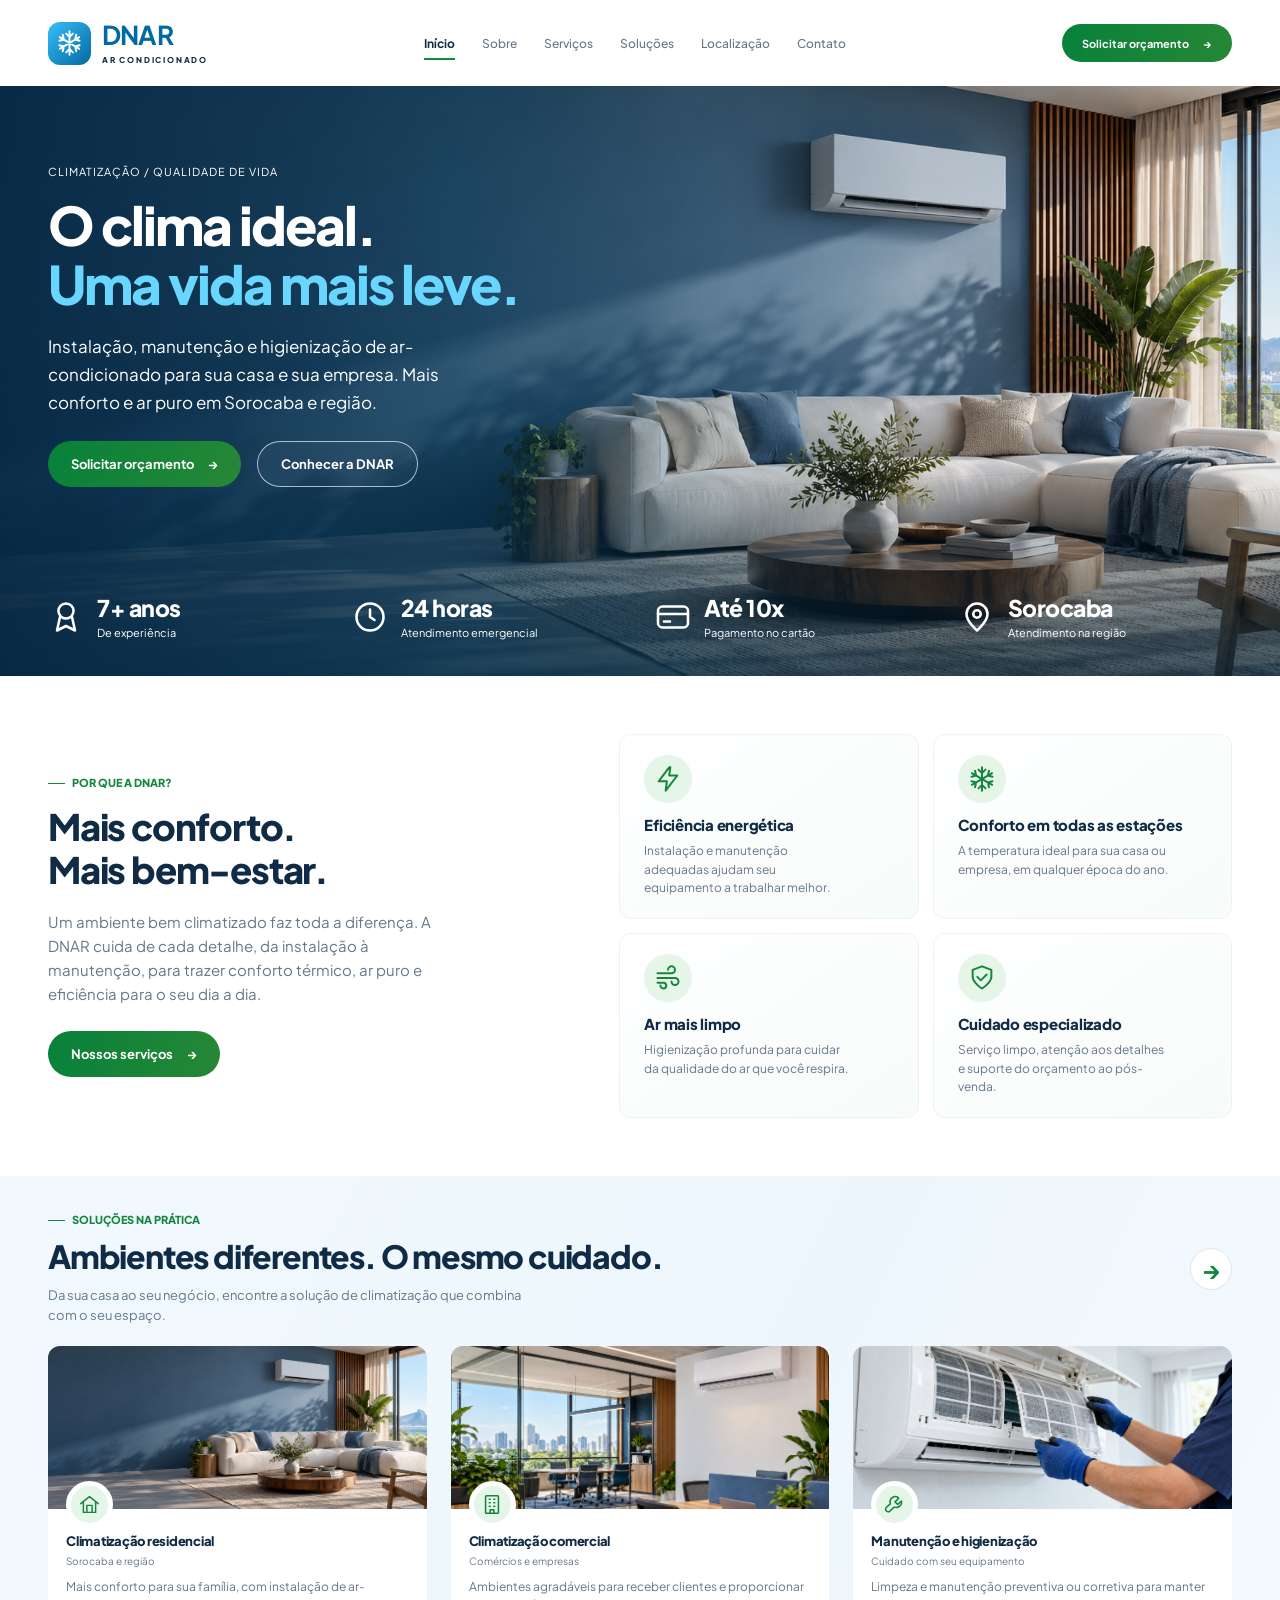
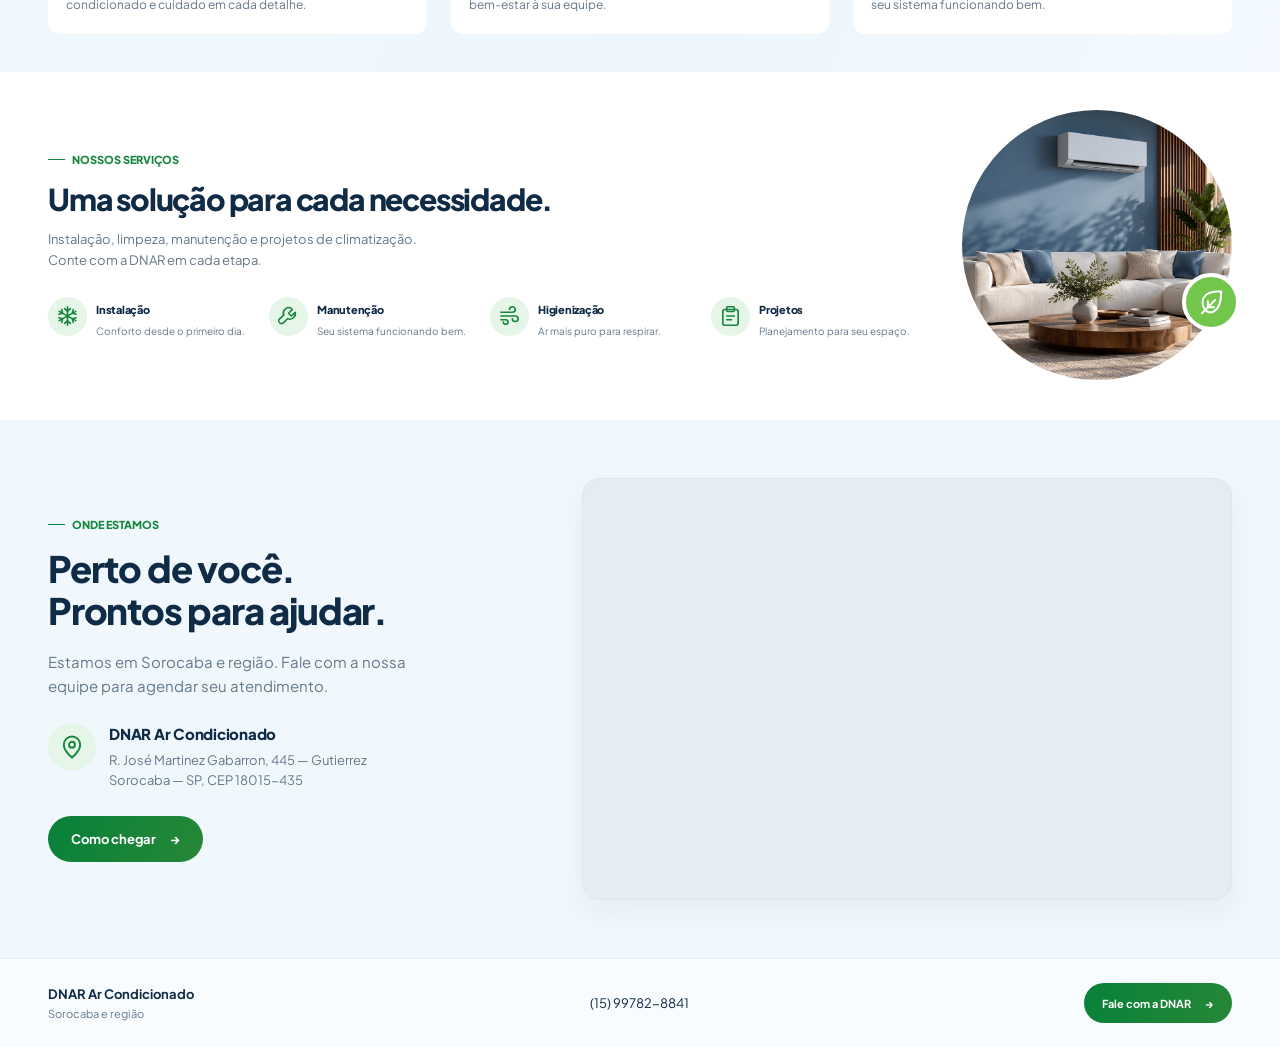
<file: design-systems/dnar-home/index.html>
﻿<!DOCTYPE html>
<html lang="pt-BR">
<head>
  <meta charset="UTF-8">
  <meta name="viewport" content="width=device-width, initial-scale=1.0">
  <meta name="description" content="DNAR Ar Condicionado: instalação, manutenção e higienização em Sorocaba e região. Solicite seu orçamento.">
  <meta name="theme-color" content="#0284c7">
  <title>DNAR Ar Condicionado | Conforto em cada ambiente</title>
  <link rel="preconnect" href="https://fonts.googleapis.com">
  <link rel="preconnect" href="https://fonts.gstatic.com" crossorigin>
  <link href="https://fonts.googleapis.com/css2?family=Plus+Jakarta+Sans:wght@400;500;600;700;800&display=swap" rel="stylesheet">
  <link rel="stylesheet" href="assets/styles.css">
  <script src="assets/app.js" defer></script>
</head>
<body>
  <a class="skip-link" href="#conteudo">Ir para o conteúdo</a>
  <header class="nav">
    <div class="container nav-inner">
      <a class="brand" href="#inicio" aria-label="DNAR Ar Condicionado, início"><span class="brand-symbol" aria-hidden="true"><img src="assets/icon-snowflake-white.svg" alt="" width="28" height="28"></span><span><strong>DNAR</strong><small>AR CONDICIONADO</small></span></a>
      <button class="menu-toggle" type="button" aria-expanded="false" aria-controls="navigation">Menu <span aria-hidden="true">☰</span></button>
      <nav class="navigation" id="navigation" aria-label="Navegação principal">
        <a class="btn nav-active" href="#inicio" aria-current="page">Início</a><a class="lnk" href="#sobre">Sobre</a><a class="lnk" href="#servicos">Serviços</a><a class="lnk" href="#solucoes">Soluções</a><a class="lnk" href="#localizacao">Localização</a><a class="lnk" href="#contato">Contato</a>
      </nav>
      <a class="btn2 nav-quote" href="https://wa.me/5515997828841?text=Ol%C3%A1%2C%20gostaria%20de%20solicitar%20um%20or%C3%A7amento." target="_blank" rel="noopener noreferrer">Solicitar orçamento <span aria-hidden="true">→</span></a>
    </div>
  </header>
  <main id="conteudo">
    <section class="hero" id="inicio" aria-labelledby="hero-title">
      <video class="hero-video" autoplay muted loop playsinline preload="metadata" poster="assets/hero-climatizacao.png" aria-hidden="true" tabindex="-1">
        <source src="assets/header.mp4" type="video/mp4">
      </video>
      <div class="container hero-inner">
        <div class="hero-copy">
          <p class="t3 hero-eyebrow">CLIMATIZAÇÃO / QUALIDADE DE VIDA</p>
          <h1 class="h1" id="hero-title">O clima ideal.<br><span>Uma vida mais leve.</span></h1>
          <p class="t1">Instalação, manutenção e higienização de ar-condicionado para sua casa e sua empresa. Mais conforto e ar puro em Sorocaba e região.</p>
          <div class="hero-actions"><a class="btn2" href="https://wa.me/5515997828841?text=Ol%C3%A1%2C%20gostaria%20de%20solicitar%20um%20or%C3%A7amento." target="_blank" rel="noopener noreferrer">Solicitar orçamento <span aria-hidden="true">→</span></a><a class="btn3" href="#sobre">Conhecer a DNAR</a></div>
        </div>
        <div class="rail stats" aria-label="Diferenciais da DNAR">
          <div class="stat"><span class="ico stat-icon icon-award" aria-hidden="true"><img src="assets/icon-award-white.svg" alt="" width="24" height="24"></span><div><strong>7+ anos</strong><span>De experiência</span></div></div>
          <div class="stat"><span class="ico stat-icon icon-clock" aria-hidden="true"><img src="assets/icon-clock-white.svg" alt="" width="24" height="24"></span><div><strong>24 horas</strong><span>Atendimento emergencial</span></div></div>
          <div class="stat"><span class="ico stat-icon icon-card" aria-hidden="true"><img src="assets/icon-card-white.svg" alt="" width="24" height="24"></span><div><strong>Até 10x</strong><span>Pagamento no cartão</span></div></div>
          <div class="stat"><span class="ico stat-icon icon-pin" aria-hidden="true"><img src="assets/icon-pin-white.svg" alt="" width="24" height="24"></span><div><strong>Sorocaba</strong><span>Atendimento na região</span></div></div>
        </div>
      </div>
    </section>
    <section class="section benefits" id="sobre" aria-labelledby="benefits-title">
      <div class="container benefits-grid">
        <div class="section-copy"><p class="t3 eyebrow">POR QUE A DNAR?</p><h2 class="h2" id="benefits-title">Mais conforto.<br>Mais bem-estar.</h2><p class="t2">Um ambiente bem climatizado faz toda a diferença. A DNAR cuida de cada detalhe, da instalação à manutenção, para trazer conforto térmico, ar puro e eficiência para o seu dia a dia.</p><a class="btn2" href="#servicos">Nossos serviços <span aria-hidden="true">→</span></a></div>
        <div class="benefit-cards">
          <article class="card"><span class="ico icon-disc icon-bolt" aria-hidden="true"><img src="assets/icon-bolt.svg" alt="" width="24" height="24"></span><h3 class="h3">Eficiência energética</h3><p class="t2">Instalação e manutenção adequadas ajudam seu equipamento a trabalhar melhor.</p></article>
          <article class="card"><span class="ico icon-disc icon-snowflake" aria-hidden="true"><img src="assets/icon-snowflake.svg" alt="" width="24" height="24"></span><h3 class="h3">Conforto em todas as estações</h3><p class="t2">A temperatura ideal para sua casa ou empresa, em qualquer época do ano.</p></article>
          <article class="card"><span class="ico icon-disc icon-wind" aria-hidden="true"><img src="assets/icon-wind.svg" alt="" width="24" height="24"></span><h3 class="h3">Ar mais limpo</h3><p class="t2">Higienização profunda para cuidar da qualidade do ar que você respira.</p></article>
          <article class="card"><span class="ico icon-disc icon-shield" aria-hidden="true"><img src="assets/icon-shield.svg" alt="" width="24" height="24"></span><h3 class="h3">Cuidado especializado</h3><p class="t2">Serviço limpo, atenção aos detalhes e suporte do orçamento ao pós-venda.</p></article>
        </div>
      </div>
    </section>
    <section class="section projects" id="solucoes" aria-labelledby="projects-title">
      <div class="container">
        <div class="projects-heading"><div><p class="t3 eyebrow">SOLUÇÕES NA PRÁTICA</p><h2 class="h2" id="projects-title">Ambientes diferentes. O mesmo cuidado.</h2><p class="t2 projects-intro">Da sua casa ao seu negócio, encontre a solução de climatização que combina com o seu espaço.</p></div><a class="btn4" href="#servicos" aria-label="Conhecer todos os serviços">→</a></div>
        <div class="project-cards">
          <article class="card2"><div class="project-image media media-residential" role="img" aria-label="Imagem ilustrativa de sala residencial com ar-condicionado"></div><div class="project-body"><span class="ico icon-disc project-icon icon-home" aria-hidden="true"><img src="assets/icon-home.svg" alt="" width="24" height="24"></span><h3 class="h3">Climatização residencial</h3><p class="t3 project-meta">Sorocaba e região</p><p class="t2">Mais conforto para sua família, com instalação de ar-condicionado e cuidado em cada detalhe.</p></div></article>
          <article class="card2"><div class="project-image media media-commercial" role="img" aria-label="Imagem ilustrativa de escritório com ar-condicionado"></div><div class="project-body"><span class="ico icon-disc project-icon icon-building" aria-hidden="true"><img src="assets/icon-building.svg" alt="" width="24" height="24"></span><h3 class="h3">Climatização comercial</h3><p class="t3 project-meta">Comércios e empresas</p><p class="t2">Ambientes agradáveis para receber clientes e proporcionar bem-estar à sua equipe.</p></div></article>
          <article class="card2"><div class="project-image media media-maintenance" role="img" aria-label="Imagem ilustrativa de higienização dos filtros de ar-condicionado"></div><div class="project-body"><span class="ico icon-disc project-icon icon-wrench" aria-hidden="true"><img src="assets/icon-wrench.svg" alt="" width="24" height="24"></span><h3 class="h3">Manutenção e higienização</h3><p class="t3 project-meta">Cuidado com seu equipamento</p><p class="t2">Limpeza e manutenção preventiva ou corretiva para manter seu sistema funcionando bem.</p></div></article>
        </div>
      </div>
    </section>
    <section class="section services" id="servicos" aria-labelledby="services-title">
      <div class="container services-grid"><div><p class="t3 eyebrow">NOSSOS SERVIÇOS</p><h2 class="h2" id="services-title">Uma solução para cada necessidade.</h2><p class="t2 services-intro">Instalação, limpeza, manutenção e projetos de climatização.<br>Conte com a DNAR em cada etapa.</p>
        <div class="rail service-items">
          <a class="service-item" href="https://wa.me/5515997828841?text=Quero%20solicitar%20instala%C3%A7%C3%A3o%20de%20ar-condicionado" target="_blank" rel="noopener noreferrer"><span class="ico icon-disc icon-snowflake" aria-hidden="true"><img src="assets/icon-snowflake.svg" alt="" width="24" height="24"></span><div><h3 class="h3">Instalação</h3><p class="t3">Conforto desde o primeiro dia.</p></div></a>
          <a class="service-item" href="https://wa.me/5515997828841?text=Preciso%20de%20manuten%C3%A7%C3%A3o%20no%20ar-condicionado" target="_blank" rel="noopener noreferrer"><span class="ico icon-disc icon-wrench" aria-hidden="true"><img src="assets/icon-wrench.svg" alt="" width="24" height="24"></span><div><h3 class="h3">Manutenção</h3><p class="t3">Seu sistema funcionando bem.</p></div></a>
          <a class="service-item" href="https://wa.me/5515997828841?text=Quero%20agendar%20limpeza%20e%20higieniza%C3%A7%C3%A3o" target="_blank" rel="noopener noreferrer"><span class="ico icon-disc icon-wind" aria-hidden="true"><img src="assets/icon-wind.svg" alt="" width="24" height="24"></span><div><h3 class="h3">Higienização</h3><p class="t3">Ar mais puro para respirar.</p></div></a>
          <a class="service-item" href="https://wa.me/5515997828841?text=Preciso%20de%20um%20projeto%20de%20climatiza%C3%A7%C3%A3o" target="_blank" rel="noopener noreferrer"><span class="ico icon-disc icon-plan" aria-hidden="true"><img src="assets/icon-plan.svg" alt="" width="24" height="24"></span><div><h3 class="h3">Projetos</h3><p class="t3">Planejamento para seu espaço.</p></div></a>
        </div>
      </div><div class="media services-image" role="img" aria-label="Imagem ilustrativa de ambiente residencial climatizado"><span class="ico icon-disc services-badge icon-leaf" aria-hidden="true"><img src="assets/icon-leaf-white.svg" alt="" width="24" height="24"></span></div></div>
    </section>
    <section class="section location" id="localizacao" aria-labelledby="location-title">
      <div class="container location-grid">
        <div class="location-copy">
          <p class="t3 eyebrow">ONDE ESTAMOS</p>
          <h2 class="h2" id="location-title">Perto de você.<br>Prontos para ajudar.</h2>
          <p class="t2 location-intro">Estamos em Sorocaba e região. Fale com a nossa equipe para agendar seu atendimento.</p>
          <div class="location-address">
            <span class="ico icon-disc" aria-hidden="true"><img src="assets/icon-pin.svg" alt="" width="24" height="24"></span>
            <div><h3 class="h3">DNAR Ar Condicionado</h3><address class="t2">R. José Martinez Gabarron, 445 — Gutierrez<br>Sorocaba — SP, CEP 18015-435</address></div>
          </div>
          <a class="btn2" href="https://www.google.com/maps/dir/?api=1&amp;destination=R.%20Jos%C3%A9%20Martinez%20Gabarron%2C%20445%2C%20Sorocaba%20SP%2018015-435" target="_blank" rel="noopener noreferrer">Como chegar <span aria-hidden="true">→</span></a>
        </div>
        <div class="location-map">
          <iframe title="Localização da DNAR Ar Condicionado em Sorocaba" src="https://www.google.com/maps/embed?pb=!1m18!1m12!1m3!1d3658.3752178041077!2d-47.43328222384752!3d-23.518090759902622!2m3!1f0!2f0!3f0!3m2!1i1024!2i768!4f13.1!3m3!1m2!1s0x94c585f8f1e585ad%3A0x96f4dc1cdfd171c4!2sDNAR%20AR%20CONDICIONADO!5e0!3m2!1spt-BR!2sbr!4v1700000000000!5m2!1spt-BR!2sbr" width="600" height="420" loading="lazy" allowfullscreen referrerpolicy="no-referrer-when-downgrade"></iframe>
        </div>
      </div>
    </section>
  </main>
  <footer class="footer" id="contato"><div class="container footer-inner"><p><strong>DNAR Ar Condicionado</strong><span>Sorocaba e região</span></p><a href="tel:+5515997828841">(15) 99782-8841</a><a class="btn2" href="https://wa.me/5515997828841" target="_blank" rel="noopener noreferrer">Fale com a DNAR <span aria-hidden="true">→</span></a></div></footer>
</body>
</html>
</file>
<file: design-systems/dnar-home/assets/styles.css>
﻿:root {
  --color-ink: #102b46;
  --color-muted: #65788a;
  --color-brand: #0284c7;
  --color-brand-bright: #69d6ff;
  --color-accent: #16853d;
  --color-surface: #fff;
  --color-soft: #f0f8fd;
  --radius-card: 12px;
  --radius-button: 999px;
  --container-width: 1200px;
  --font-family: 'Plus Jakarta Sans', Arial, sans-serif;
}
* { box-sizing: border-box; }
html { scroll-behavior: smooth; scroll-padding-top: 100px; }
body { margin: 0; min-width: 320px; font-family: var(--font-family); color: var(--color-ink); background: var(--color-surface); -webkit-font-smoothing: antialiased; }
a { color: inherit; text-decoration: none; }
button { font: inherit; }
h1, h2, h3, p { margin: 0; }
.container { width: min(var(--container-width), calc(100% - 96px)); margin-inline: auto; }
.h1 { font-size: clamp(38px, 4.15vw, 60px); font-weight: 800; line-height: 1.12; letter-spacing: -2px; }
.h2 { font-size: clamp(28px, 2.85vw, 40px); font-weight: 800; line-height: 1.16; letter-spacing: -1.2px; }
.h3 { font-size: 15px; font-weight: 800; line-height: 1.4; letter-spacing: -.25px; }
.t1 { font-size: 17px; line-height: 1.65; }
.t2 { color: var(--color-muted); font-size: 15px; line-height: 1.6; }
.t3 { font-size: 12px; line-height: 1.5; }
.btn2, .btn3, .btn4 { display: inline-flex; align-items: center; justify-content: center; gap: 14px; border-radius: var(--radius-button); font-size: 13px; font-weight: 700; min-height: 46px; padding: 12px 23px; transition: background-color .2s, box-shadow .2s, transform .2s; }
.btn2 { color: #fff; background: linear-gradient(110deg, #07813a, #278736); }
.btn2:hover { background: #16853d; box-shadow: 0 5px 15px #153c2126; transform: translateY(-1px); }
.btn3 { border: 1px solid #ffffffa6; color: #fff; background: #ffffff08; }
.btn3:hover { background: #ffffff20; }
.btn4 { width: 42px; min-height: 42px; padding: 0; border: 1px solid #dce8ec; background: #fff; color: var(--color-accent); font-size: 24px; }
a:focus-visible, button:focus-visible { outline: 3px solid #0284c7; outline-offset: 5px; }
.hero a:focus-visible { outline-color: white; }
.skip-link { position: fixed; top: 10px; left: 10px; z-index: 20; padding: 12px 20px; background: #fff; transform: translateY(-180%); }
.skip-link:focus { transform: translateY(0); }
.nav { background: #fff; position: relative; z-index: 10; }
.nav-inner { display: flex; align-items: center; justify-content: space-between; gap: 28px; min-height: 86px; }
.brand { display: flex; align-items: center; gap: 11px; }
.brand-symbol { width: 43px; height: 43px; flex-shrink: 0; border-radius: 12px; background: linear-gradient(135deg, #38bdf8, #0369a1); }
.brand strong { display: block; font-size: 26px; line-height: 1.1; letter-spacing: -.8px; color: #0369a1; }
.brand small { display: block; font-size: 8px; font-weight: 800; letter-spacing: 1.8px; margin-top: 5px; }
.navigation { display: flex; align-items: center; gap: 27px; font-size: 12px; font-weight: 500; color: var(--color-muted); }
.navigation a { padding: 9px 0; }
.navigation a:hover { color: var(--color-brand); }
.nav-active { position: relative; color: var(--color-ink); font-weight: 700; }
.nav-active::after { content: ''; position: absolute; left: 0; right: 0; bottom: 0; height: 2px; background: var(--color-accent); }
.nav-quote { min-height: 38px; font-size: 11px; padding: 9px 20px; }
.menu-toggle { display: none; }
.hero {
  color: #fff; position: relative; overflow: hidden; background-color: #0b5278;
  background-image: url('hero-climatizacao.png');
  background-size: cover; background-position: center;
}
.hero-inner { position: relative; min-height: 590px; display: flex; flex-direction: column; justify-content: space-between; padding-top: 78px; padding-bottom: 34px; }
.hero-video { position: absolute; inset: 0; width: 100%; height: 100%; object-fit: cover; object-position: center; pointer-events: none; }
.hero::after { content: ''; position: absolute; inset: 0; background: linear-gradient(90deg, rgba(3,39,68,.84) 0%, rgba(4,58,91,.54) 36%, rgba(5,60,91,.06) 72%), linear-gradient(0deg, rgba(2,31,51,.74), transparent 33%); pointer-events: none; }
.hero-inner { z-index: 1; }
.hero-word { position: absolute; top: 18px; right: -46px; font-size: clamp(100px, 13vw, 185px); font-weight: 800; line-height: 1.1; letter-spacing: -10px; opacity: .22; pointer-events: none; }
.hero-copy { position: relative; max-width: 580px; }
.hero-eyebrow { font-size: 11px; letter-spacing: 1px; margin-bottom: 14px; }
.hero .h1 span { color: var(--color-brand-bright); }
.hero .t1 { max-width: 430px; margin-top: 18px; }
.hero-actions { display: flex; gap: 16px; margin-top: 25px; }
.stats { display: grid; grid-template-columns: repeat(4, 1fr); gap: 30px; margin-top: 54px; }
.stat { display: flex; align-items: center; gap: 13px; }
.stat strong { display: block; font-size: 23px; line-height: 1.3; font-weight: 800; letter-spacing: -.5px; }
.stat div > span { display: block; font-size: 11px; line-height: 1.6; margin-top: 2px; }
.stat-icon { display: block; width: 36px; height: 36px; flex-shrink: 0; }
.section { padding: 58px 0; }
.eyebrow { display: flex; align-items: center; gap: 7px; color: var(--color-accent); font-size: 11px; font-weight: 800; margin-bottom: 14px; }
.eyebrow::before { content: ''; width: 17px; height: 1px; background: currentColor; }
.benefits-grid { display: grid; grid-template-columns: .88fr 1.12fr; gap: 90px; align-items: center; }
.section-copy > .t2 { margin-top: 20px; max-width: 420px; }
.section-copy > .btn2 { margin-top: 25px; }
.benefit-cards { display: grid; grid-template-columns: repeat(2, 1fr); gap: 14px; }
.card { background: linear-gradient(145deg, #fff, #f7fbfa); border: 1px solid #edf3f2; border-radius: var(--radius-card); padding: 20px 24px; min-height: 185px; }
.icon-disc { display: block; flex-shrink: 0; width: 48px; height: 48px; border-radius: 50%; background: #e5f5e8; }
.card .icon-disc { margin-bottom: 11px; }
.card .t2 { margin-top: 7px; font-size: 12px; line-height: 1.55; max-width: 210px; }
.projects { background: linear-gradient(115deg, #f1f9fe, #edf6fc 60%, #f4faff); padding-top: 36px; padding-bottom: 38px; }
.projects-heading { display: flex; justify-content: space-between; align-items: center; gap: 20px; margin-bottom: 20px; }
.projects .eyebrow { margin-bottom: 9px; }
.projects .h2 { font-size: clamp(26px, 2.5vw, 34px); }
.projects-intro { margin-top: 10px; max-width: 500px; font-size: 13px; }
.project-cards { display: grid; grid-template-columns: repeat(3, 1fr); gap: 24px; }
.card2 { overflow: hidden; border-radius: var(--radius-card); background: #fff; }
.project-image { height: 163px; background: #dceaf0; }
.media-commercial { background: #d7e5eb; }
.media-maintenance { background: #dceae5; }
.project-body { padding: 23px 18px 20px; position: relative; }
.project-icon { position: absolute; top: -28px; left: 18px; width: 47px; height: 47px; border: 5px solid #fff; background: #e5f5e8; }
.project-body .h3 { font-size: 13px; }
.project-meta { margin-top: 4px; font-size: 10px; color: var(--color-muted); }
.project-body > .t2 { margin-top: 9px; font-size: 12px; line-height: 1.5; }
.services { padding-top: 38px; padding-bottom: 40px; }
.services-grid { display: grid; grid-template-columns: 1fr 270px; gap: 48px; align-items: center; }
.services .h2 { font-size: clamp(25px, 2.35vw, 32px); }
.services-intro { font-size: 13px; margin-top: 12px; }
.service-items { display: grid; grid-template-columns: repeat(4, 1fr); gap: 18px; margin-top: 26px; }
.service-item { display: flex; align-items: flex-start; gap: 9px; }
.service-item .icon-disc { width: 39px; height: 39px; }
.service-item .h3 { font-size: 11px; margin-top: 5px; }
.service-item .t3 { color: var(--color-muted); font-size: 10px; margin-top: 7px; }
.service-item:hover .h3 { color: var(--color-accent); }
.services-image { width: 270px; height: 270px; border-radius: 50%; background: #dceaf0; position: relative; }
.services-badge { position: absolute; right: -8px; bottom: 49px; width: 58px; height: 58px; border: 4px solid #fff; background: #72c64b; }
.footer { border-top: 1px solid #e6eff3; padding: 24px 0; background: #f8fcfe; }
.footer-inner { display: flex; align-items: center; justify-content: space-between; gap: 25px; font-size: 13px; }
.footer p span { display: block; font-size: 11px; color: var(--color-muted); margin-top: 5px; }
.footer .btn2 { min-height: 40px; padding: 10px 18px; font-size: 11px; }
@media (min-width: 1600px) { .hero-inner { min-height: 650px; } }
@media (max-width: 1100px) {
  .container { width: calc(100% - 64px); }
  .nav-inner { gap: 20px; }
  .navigation { gap: 18px; }
  .benefits-grid { gap: 40px; }
  .services-grid { grid-template-columns: 1fr 220px; gap: 25px; }
  .services-image { width: 220px; height: 220px; }
  .service-items { grid-template-columns: repeat(2, 1fr); }
  .stat strong { font-size: 19px; }
}
@media (max-width: 900px) {
  .nav-inner { min-height: 76px; }
  .menu-toggle { display: flex; gap: 12px; align-items: center; border: 1px solid #dce8ec; border-radius: 8px; background: #fff; color: var(--color-ink); padding: 10px 14px; margin-left: auto; font-size: 12px; cursor: pointer; }
  .navigation { display: none; position: absolute; top: 100%; left: 0; right: 0; padding: 18px 32px; background: #fff; box-shadow: 0 15px 22px #102b461a; }
  .navigation.is-open { display: flex; flex-wrap: wrap; }
  .hero-word { top: 28px; right: 0; font-size: 120px; letter-spacing: -7px; }
  .hero-inner { min-height: 590px; padding-top: 80px; }
  .hero-copy { max-width: 550px; }
  .hero .h1 { font-size: 48px; }
  .stats { gap: 22px; }
  .stat { gap: 8px; }
  .stat-icon { width: 26px; height: 26px; }
  .stat strong { font-size: 17px; }
  .stat div > span { font-size: 10px; }
  .benefits-grid { gap: 28px; grid-template-columns: .85fr 1.15fr; }
  .card { padding: 17px; }
  .card .h3 { font-size: 13px; }
  .project-cards { gap: 16px; }
  .project-image { height: 135px; }
}
@media (max-width: 640px) {
  html { scroll-padding-top: 30px; }
  .container { width: calc(100% - 40px); }
  .nav-inner { min-height: 74px; gap: 12px; }
  .brand-symbol { width: 36px; height: 36px; border-radius: 10px; }
  .brand strong { font-size: 23px; }
  .brand small { font-size: 7px; }
  .nav-quote { display: none; }
  .navigation { padding-inline: 20px; gap: 20px; }
  .hero { background-position: 62% center; }
  .hero-video { object-position: 62% center; }
  .hero::after { background: linear-gradient(90deg, #032744e8, #043a5bab 68%, #053c5b33), linear-gradient(0deg, #021f33d9, transparent 70%); }
  .hero-inner { min-height: 640px; padding-top: 75px; padding-bottom: 30px; }
  .hero-word { font-size: 78px; right: -6px; top: 13px; letter-spacing: -4px; }
  .hero .h1 { font-size: clamp(33px, 8.8vw, 48px); letter-spacing: -1.5px; }
  .hero-eyebrow { font-size: 10px; letter-spacing: .65px; }
  .hero .t1 { font-size: 15px; max-width: 360px; }
  .hero-actions { gap: 10px; flex-wrap: wrap; }
  .hero-actions .btn2, .hero-actions .btn3 { padding-inline: 17px; font-size: 11px; }
  .stats { grid-template-columns: repeat(2, 1fr); gap: 26px 16px; margin-top: 45px; }
  .stat strong { font-size: 18px; }
  .stat-icon { width: 28px; height: 28px; }
  .section { padding: 42px 0; }
  .benefits-grid { grid-template-columns: 1fr; gap: 30px; }
  .h2 { font-size: 32px; }
  .section-copy > .t2 { margin-top: 16px; }
  .benefit-cards { gap: 12px; }
  .card { min-height: 200px; padding: 18px 15px; }
  .card .h3 { font-size: 13px; }
  .card .t2 { font-size: 12px; }
  .icon-disc { width: 42px; height: 42px; }
  .projects-heading { align-items: flex-start; gap: 12px; }
  .projects-heading .btn4 { flex-shrink: 0; margin-top: 30px; }
  .projects .h2 { font-size: 28px; }
  .project-cards { grid-template-columns: 1fr; gap: 22px; }
  .project-image { height: 200px; }
  .project-body { padding: 27px 22px 22px; }
  .project-body .h3 { font-size: 16px; }
  .project-body > .t2 { font-size: 14px; }
  .project-meta { font-size: 12px; }
  .services-grid { grid-template-columns: 1fr; gap: 32px; }
  .services .h2 { font-size: 28px; }
  .service-items { gap: 25px 16px; }
  .service-item .h3 { font-size: 13px; }
  .service-item .t3 { font-size: 11px; }
  .services-image { width: 240px; height: 240px; justify-self: center; }
  .footer-inner { flex-wrap: wrap; justify-content: center; text-align: center; gap: 20px; }
  .footer p { width: 100%; }
}
@media (prefers-reduced-motion: reduce) {
  .hero-video { display: none; }
  html { scroll-behavior: auto; }
  *, *::before, *::after { transition: none !important; }
}

/* Ícones vetoriais locais e imagens ilustrativas. */
.ico { display: flex; align-items: center; justify-content: center; }
.ico img { display: block; width: 58%; height: 58%; }
.stat-icon img { width: 100%; height: 100%; }
.brand-symbol { display: flex; align-items: center; justify-content: center; }
.brand-symbol img { display: block; width: 65%; height: 65%; }
.project-image { background-size: cover; background-repeat: no-repeat; }
.media-residential { background-image: url("hero-climatizacao.png"); background-position: 83% center; }
.media-commercial { background-image: url("climatizacao-comercial.png"); background-position: center 20%; }
.media-maintenance { background-image: url("manutencao.png"); background-position: center; }
.services-image { background-image: url("hero-climatizacao.png"); background-size: auto 100%; background-position: 79% center; }

/* Colunas flexíveis evitam transbordamento em telas estreitas. */
.benefit-cards { grid-template-columns: repeat(2, minmax(0, 1fr)); }
.service-item > div, .stat > div { min-width: 0; }
@media (max-width: 640px) {
  .service-items, .stats { grid-template-columns: repeat(2, minmax(0, 1fr)); }
}

/* Localização */
.location { background: var(--color-soft); }
.location-grid { display: grid; grid-template-columns: minmax(0, .85fr) minmax(0, 1.15fr); gap: 54px; align-items: center; }
.location-intro { margin-top: 18px; max-width: 400px; }
.location-address { display: flex; align-items: flex-start; gap: 13px; margin: 25px 0; }
.location-address address { font-style: normal; font-size: 13px; margin-top: 6px; }
.location-map { overflow: hidden; border: 1px solid #dce8ec; border-radius: 18px; background: #e4edf3; box-shadow: 0 12px 30px #102b460d; }
.location-map iframe { display: block; width: 100%; height: 420px; border: 0; }
@media (max-width: 900px) { .location-grid { gap: 30px; } }
@media (max-width: 640px) {
  .location-grid { grid-template-columns: 1fr; gap: 28px; }
  .location-map iframe { height: 320px; }
}
</file>
